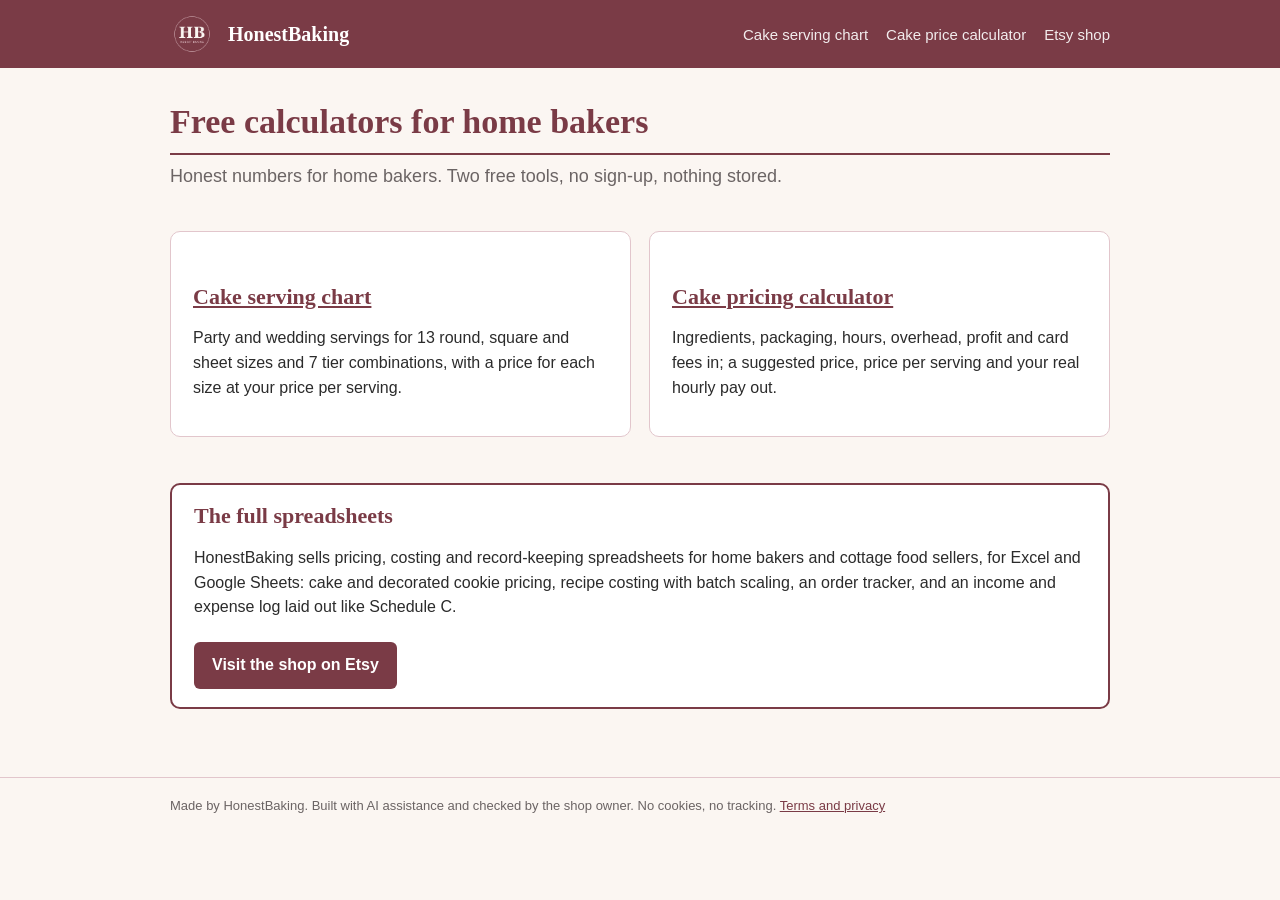
<file: index.html>
<!DOCTYPE html>
<html lang="en">
<head>
<meta charset="utf-8">
<meta name="viewport" content="width=device-width, initial-scale=1">
<title>Free Calculators for Home Bakers | HonestBaking</title>
<meta name="description" content="Free cake serving chart and cake pricing calculator for home bakers and cottage food sellers, from the HonestBaking spreadsheet shop.">
<link rel="stylesheet" href="assets/style.css">
<link rel="icon" href="assets/logo.png">
</head>
<body>
<header class="site"><div class="wrap">
  <img src="assets/logo.png" alt="HonestBaking logo"><a href="index.html">HonestBaking</a>
  <nav><a href="cake-serving-chart.html">Cake serving chart</a><a href="cake-price-calculator.html">Cake price calculator</a><a data-link="shop" href="https://honestbaking.etsy.com">Etsy shop</a></nav>
</div></header>

<main><div class="wrap">
<h1>Free calculators for home bakers</h1>
<p class="lead">Honest numbers for home bakers. Two free tools, no sign-up, nothing stored.</p>

<div class="grid">
  <div class="card">
    <h2><a href="cake-serving-chart.html">Cake serving chart</a></h2>
    <p>Party and wedding servings for 13 round, square and sheet sizes and 7 tier combinations, with a price for each size at your price per serving.</p>
  </div>
  <div class="card">
    <h2><a href="cake-price-calculator.html">Cake pricing calculator</a></h2>
    <p>Ingredients, packaging, hours, overhead, profit and card fees in; a suggested price, price per serving and your real hourly pay out.</p>
  </div>
</div>

<div class="cta">
  <h2>The full spreadsheets</h2>
  <p>HonestBaking sells pricing, costing and record-keeping spreadsheets for home bakers and cottage food sellers, for Excel and Google Sheets: cake and decorated cookie pricing, recipe costing with batch scaling, an order tracker, and an income and expense log laid out like Schedule C.</p>
  <a class="button" data-link="shop" href="https://honestbaking.etsy.com">Visit the shop on Etsy</a>
</div>
</div></main>

<footer><div class="wrap">Made by HonestBaking. Built with AI assistance and checked by the shop owner. No cookies, no tracking. <a href="terms.html">Terms and privacy</a></div></footer>
<script src="assets/links.js"></script>
</body>
</html>
</file>
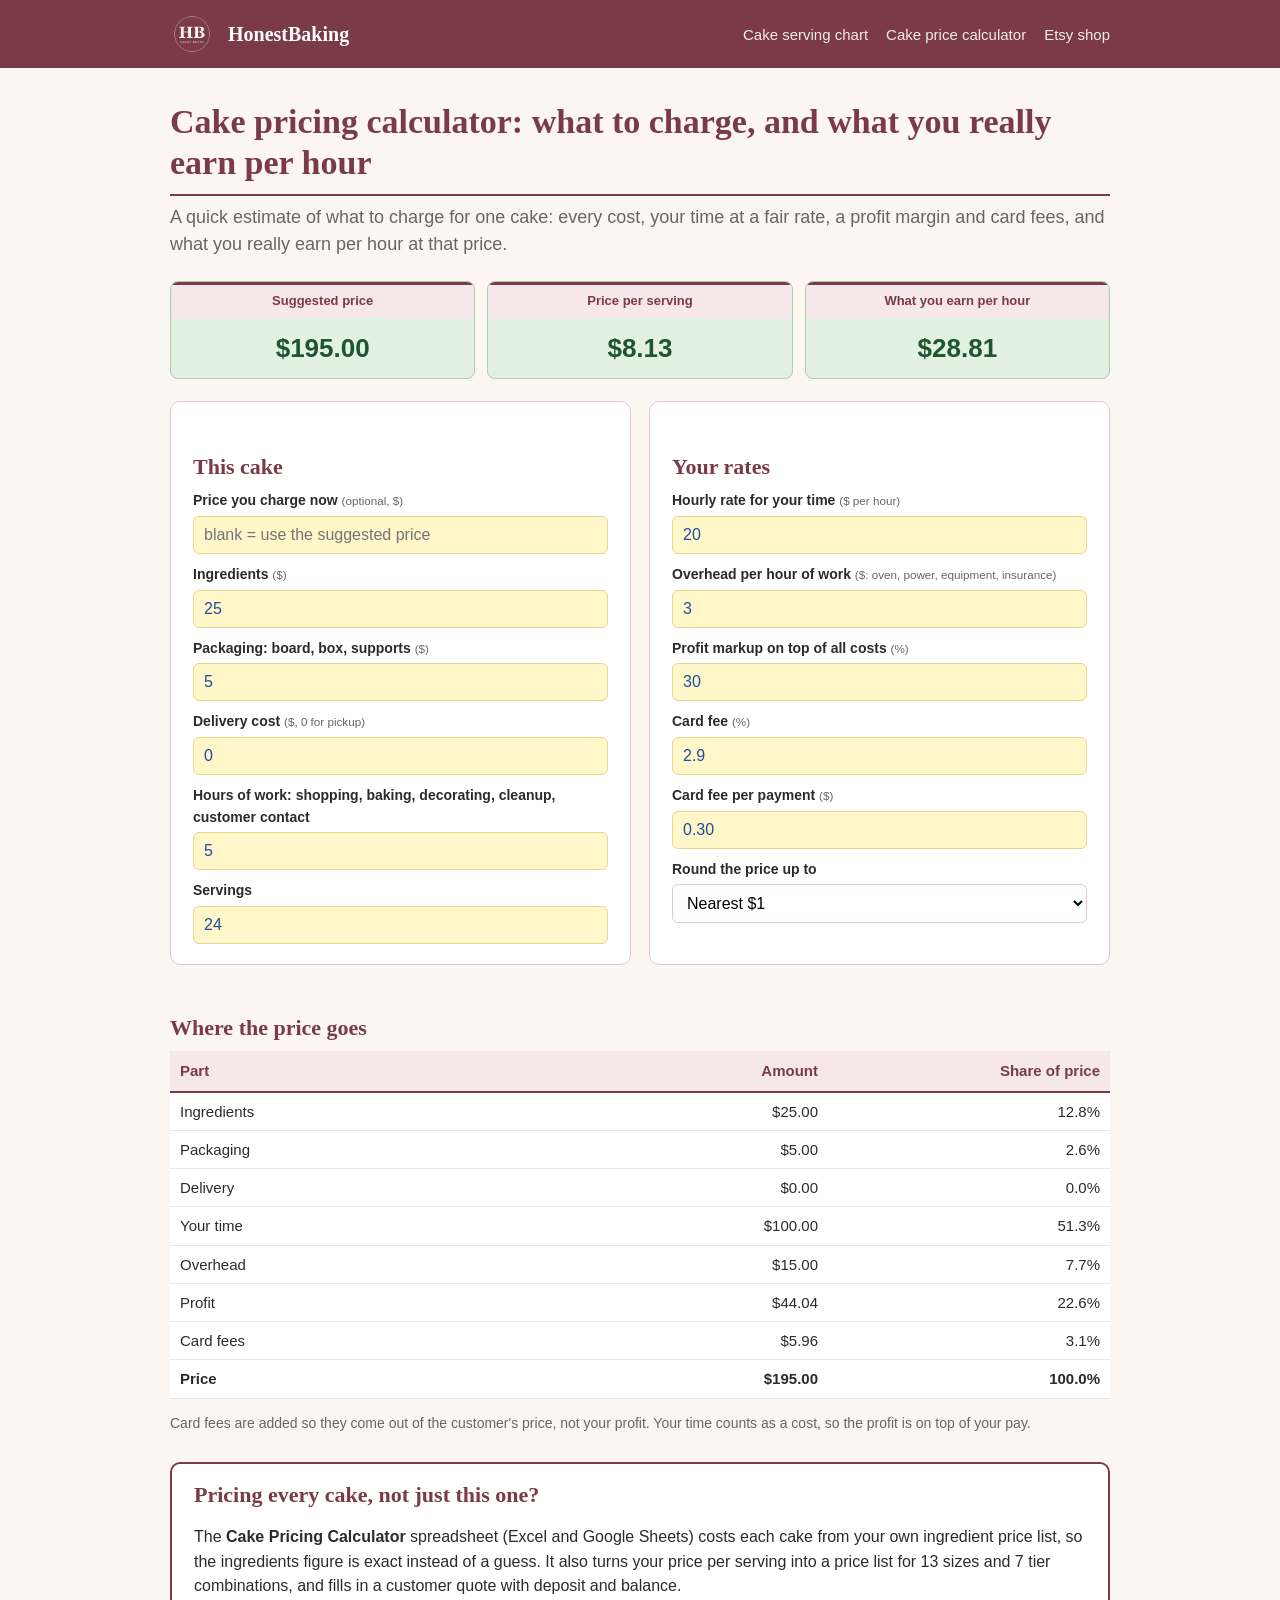
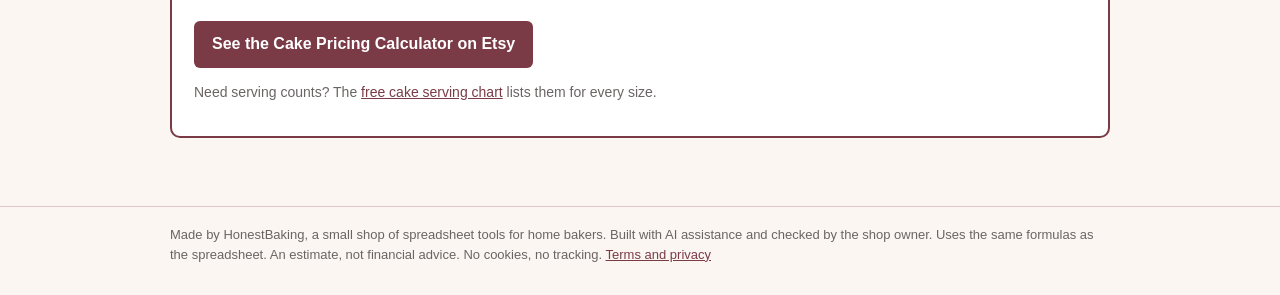
<file: cake-price-calculator.html>
<!DOCTYPE html>
<html lang="en">
<head>
<meta charset="utf-8">
<meta name="viewport" content="width=device-width, initial-scale=1">
<title>Cake Pricing Calculator: What to Charge and What You Really Earn per Hour (Free) | HonestBaking</title>
<meta name="description" content="Free cake pricing calculator for home bakers. Ingredients, packaging, your hours, overhead, profit and card fees in; a suggested price, price per serving and your real hourly pay out.">
<link rel="stylesheet" href="assets/style.css">
<link rel="icon" href="assets/logo.png">
</head>
<body>
<header class="site"><div class="wrap">
  <img src="assets/logo.png" alt="HonestBaking logo"><a href="index.html">HonestBaking</a>
  <nav><a href="cake-serving-chart.html">Cake serving chart</a><a href="cake-price-calculator.html">Cake price calculator</a><a data-link="shop" href="https://honestbaking.etsy.com">Etsy shop</a></nav>
</div></header>

<main><div class="wrap">
<h1>Cake pricing calculator: what to charge, and what you really earn per hour</h1>
<p class="lead">A quick estimate of what to charge for one cake: every cost, your time at a fair rate, a profit margin and card fees, and what you really earn per hour at that price.</p>

<div class="tiles" aria-live="polite">
  <div class="tile"><div class="k">Suggested price</div><div class="v" id="t-price">-</div></div>
  <div class="tile"><div class="k" id="k-serving">Price per serving</div><div class="v" id="t-serving">-</div></div>
  <div class="tile"><div class="k" id="k-hour">What you earn per hour</div><div class="v" id="t-hour">-</div></div>
</div>

<div class="grid">
  <div class="card">
    <h2>This cake</h2>
    <label for="ownPrice">Price you charge now <small>(optional, $)</small></label><input id="ownPrice" type="number" min="0" step="1" inputmode="decimal" placeholder="blank = use the suggested price">
    <label for="ingredients">Ingredients <small>($)</small></label><input id="ingredients" type="number" min="0" step="0.01" inputmode="decimal" value="25">
    <label for="packaging">Packaging: board, box, supports <small>($)</small></label><input id="packaging" type="number" min="0" step="0.01" inputmode="decimal" value="5">
    <label for="delivery">Delivery cost <small>($, 0 for pickup)</small></label><input id="delivery" type="number" min="0" step="0.01" inputmode="decimal" value="0">
    <label for="hours">Hours of work: shopping, baking, decorating, cleanup, customer contact</label><input id="hours" type="number" min="0" step="0.25" inputmode="decimal" value="5">
    <label for="servings">Servings</label><input id="servings" type="number" min="0" step="1" inputmode="numeric" value="24">
  </div>
  <div class="card">
    <h2>Your rates</h2>
    <label for="rate">Hourly rate for your time <small>($ per hour)</small></label><input id="rate" type="number" min="0" step="0.5" inputmode="decimal" value="20">
    <label for="overhead">Overhead per hour of work <small>($: oven, power, equipment, insurance)</small></label><input id="overhead" type="number" min="0" step="0.25" inputmode="decimal" value="3">
    <label for="markup">Profit markup on top of all costs <small>(%)</small></label><input id="markup" type="number" min="0" step="1" inputmode="decimal" value="30">
    <label for="feePct">Card fee <small>(%)</small></label><input id="feePct" type="number" min="0" max="50" step="0.1" inputmode="decimal" value="2.9">
    <label for="feeFixed">Card fee per payment <small>($)</small></label><input id="feeFixed" type="number" min="0" step="0.01" inputmode="decimal" value="0.30">
    <label for="roundTo">Round the price up to</label>
    <select id="roundTo"><option value="0">No rounding</option><option value="1" selected>Nearest $1</option><option value="5">Nearest $5</option><option value="10">Nearest $10</option></select>
  </div>
</div>

<h2>Where the price goes</h2>
<table class="breakdown">
  <thead><tr><th>Part</th><th class="num">Amount</th><th class="num">Share of price</th></tr></thead>
  <tbody id="parts"></tbody>
</table>
<p class="note">Card fees are added so they come out of the customer's price, not your profit. Your time counts as a cost, so the profit is on top of your pay.</p>

<div class="cta">
  <h2>Pricing every cake, not just this one?</h2>
  <p>The <strong>Cake Pricing Calculator</strong> spreadsheet (Excel and Google Sheets) costs each cake from your own ingredient price list, so the ingredients figure is exact instead of a guess. It also turns your price per serving into a price list for 13 sizes and 7 tier combinations, and fills in a customer quote with deposit and balance.</p>
  <a class="button" data-link="cake" href="https://honestbaking.etsy.com/listing/4621884387/cake-pricing-calculator-and-serving">See the Cake Pricing Calculator on Etsy</a>
  <p class="note">Need serving counts? The <a href="cake-serving-chart.html">free cake serving chart</a> lists them for every size.</p>
</div>
</div></main>

<footer><div class="wrap">Made by HonestBaking, a small shop of spreadsheet tools for home bakers. Built with AI assistance and checked by the shop owner. Uses the same formulas as the spreadsheet. An estimate, not financial advice. No cookies, no tracking. <a href="terms.html">Terms and privacy</a></div></footer>

<script src="assets/calc.js"></script>
<script src="assets/links.js"></script>
<script>
(function () {
  var ids = ["ingredients", "packaging", "delivery", "hours", "servings", "ownPrice", "rate", "overhead", "markup", "feePct", "feeFixed", "roundTo"];
  var v = function (id) { var x = parseFloat(document.getElementById(id).value); return isFinite(x) && x > 0 ? x : 0; };
  function draw() {
    var i = { ingredients: v("ingredients"), packaging: v("packaging"), delivery: v("delivery"), hours: v("hours"),
              servings: v("servings"), ownPrice: v("ownPrice"), rate: v("rate"), overhead: v("overhead"),
              markup: v("markup") / 100, feePct: Math.min(v("feePct"), 50) / 100, feeFixed: v("feeFixed"), roundTo: v("roundTo") };
    var r = HB.cakePrice(i);
    var own = i.ownPrice > 0;   // the first tile is always the suggested price; the other two are at the price in use
    document.getElementById("t-price").textContent = HB.money(r.suggested);
    document.getElementById("k-serving").textContent = own ? "Per serving at your price" : "Price per serving";
    document.getElementById("k-hour").textContent = own ? "What you earn per hour at your price" : "What you earn per hour";
    document.getElementById("t-serving").textContent = r.perServing === null ? "-" : HB.money(r.perServing);
    document.getElementById("t-hour").textContent = r.perHour === null ? "-" : HB.money(r.perHour);
    var parts = [["Ingredients", i.ingredients], ["Packaging", i.packaging], ["Delivery", i.delivery], ["Your time", r.time],
                 ["Overhead", r.overhead], ["Profit", r.profit], ["Card fees", r.fees]];
    // show whole cents that add up to the price: every part rounded, profit shown as the remainder
    var cents = function (x) { return Math.round(x * 100 + 1e-7) / 100; }, others = 0;
    parts.forEach(function (p, k) { if (k !== 5) { p[1] = cents(p[1]); others += p[1]; } });
    parts[5][1] = cents(r.price - others);
    var tb = document.getElementById("parts");
    tb.innerHTML = "";
    parts.concat([[own ? "Your price" : "Price", r.price]]).forEach(function (p, k) {
      var tr = document.createElement("tr");
      if (k === parts.length) tr.style.fontWeight = "bold";
      [p[0], HB.money(p[1]), r.price > 0 ? (p[1] / r.price * 100).toFixed(1) + "%" : "-"].forEach(function (c, j) {
        var td = document.createElement("td"); td.textContent = c; if (j) td.className = "num"; tr.appendChild(td);
      });
      tb.appendChild(tr);
    });
  }
  ids.forEach(function (id) { document.getElementById(id).addEventListener("input", draw); });
  draw();
})();
</script>
</body>
</html>
</file>
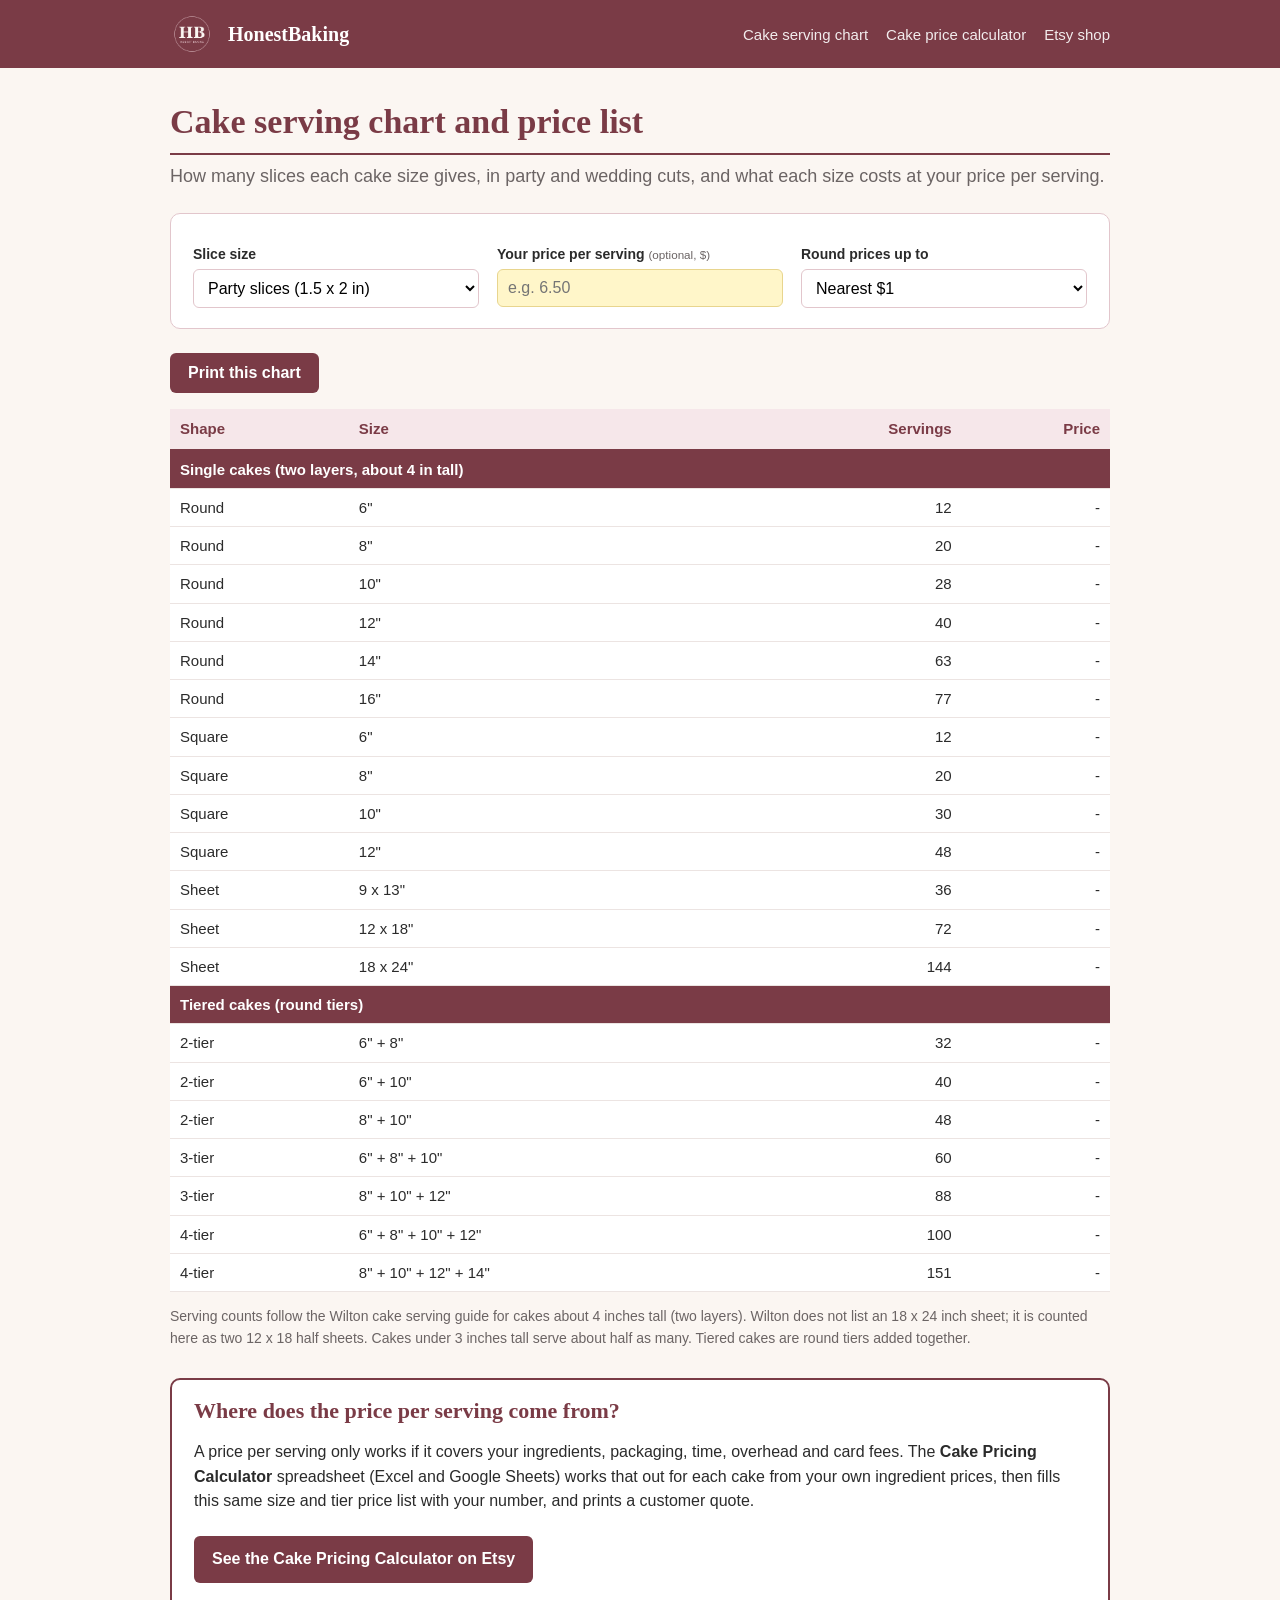
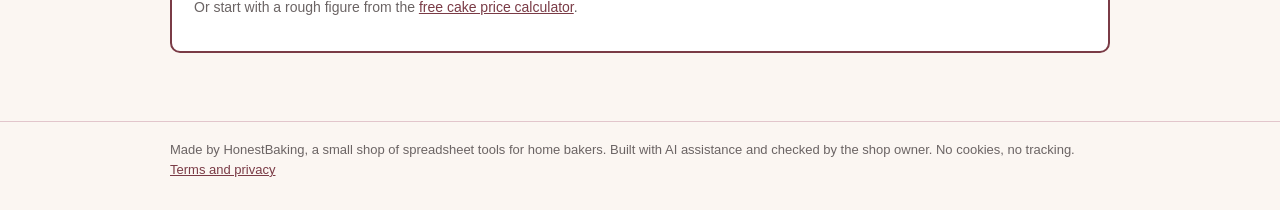
<file: cake-serving-chart.html>
<!DOCTYPE html>
<html lang="en">
<head>
<meta charset="utf-8">
<meta name="viewport" content="width=device-width, initial-scale=1">
<title>Cake Serving Chart and Price Calculator (Free) | HonestBaking</title>
<meta name="description" content="Free cake serving chart for round, square, sheet and tiered cakes, party and wedding slices. Add your price per serving to get a price for every size.">
<link rel="stylesheet" href="assets/style.css">
<link rel="icon" href="assets/logo.png">
</head>
<body>
<header class="site"><div class="wrap">
  <img src="assets/logo.png" alt="HonestBaking logo"><a href="index.html">HonestBaking</a>
  <nav><a href="cake-serving-chart.html">Cake serving chart</a><a href="cake-price-calculator.html">Cake price calculator</a><a data-link="shop" href="https://honestbaking.etsy.com">Etsy shop</a></nav>
</div></header>

<main><div class="wrap">
<h1>Cake serving chart and price list</h1>
<p class="lead">How many slices each cake size gives, in party and wedding cuts, and what each size costs at your price per serving.</p>

<div class="card grid">
  <div>
    <label for="cut">Slice size</label>
    <select id="cut">
      <option value="party">Party slices (1.5 x 2 in)</option>
      <option value="wedding">Wedding slices (1 x 2 in)</option>
    </select>
  </div>
  <div>
    <label for="pps">Your price per serving <small>(optional, $)</small></label>
    <input id="pps" type="number" min="0" step="0.05" inputmode="decimal" placeholder="e.g. 6.50">
  </div>
  <div>
    <label for="round">Round prices up to</label>
    <select id="round">
      <option value="0">No rounding</option>
      <option value="1" selected>Nearest $1</option>
      <option value="5">Nearest $5</option>
    </select>
  </div>
</div>

<p><button type="button" class="button" onclick="window.print()">Print this chart</button></p>
<table id="chart" aria-describedby="chart-note">
  <thead><tr><th>Shape</th><th>Size</th><th class="num">Servings</th><th class="num">Price</th></tr></thead>
  <tbody></tbody>
</table>
<p class="note" id="chart-note">Serving counts follow the Wilton cake serving guide for cakes about 4 inches tall (two layers). Wilton does not list an 18 x 24 inch sheet; it is counted here as two 12 x 18 half sheets. Cakes under 3 inches tall serve about half as many. Tiered cakes are round tiers added together.</p>

<div class="cta">
  <h2>Where does the price per serving come from?</h2>
  <p>A price per serving only works if it covers your ingredients, packaging, time, overhead and card fees. The <strong>Cake Pricing Calculator</strong> spreadsheet (Excel and Google Sheets) works that out for each cake from your own ingredient prices, then fills this same size and tier price list with your number, and prints a customer quote.</p>
  <a class="button" data-link="cake" href="https://honestbaking.etsy.com/listing/4621884387/cake-pricing-calculator-and-serving">See the Cake Pricing Calculator on Etsy</a>
  <p class="note">Or start with a rough figure from the <a href="cake-price-calculator.html">free cake price calculator</a>.</p>
</div>
</div></main>

<footer><div class="wrap">Made by HonestBaking, a small shop of spreadsheet tools for home bakers. Built with AI assistance and checked by the shop owner. No cookies, no tracking. <a href="terms.html">Terms and privacy</a></div></footer>

<script src="assets/servings.js"></script>
<script src="assets/calc.js"></script>
<script src="assets/links.js"></script>
<script>
(function () {
  var body = document.querySelector("#chart tbody");
  function row(cells, cls) {
    var tr = document.createElement("tr");
    if (cls) tr.className = cls;
    cells.forEach(function (c, i) {
      var td = document.createElement("td");
      td.textContent = c;
      if (i >= 2) td.className = "num";
      if (cls === "group") td.colSpan = 4;
      tr.appendChild(td);
    });
    body.appendChild(tr);
  }
  function draw() {
    var cut = document.getElementById("cut").value;
    var pps = parseFloat(document.getElementById("pps").value);
    var step = parseFloat(document.getElementById("round").value);
    var price = function (n) { return pps > 0 ? HB.money(HB.roundUp(n * pps, step)) : "-"; };
    body.innerHTML = "";
    row(["Single cakes (two layers, about 4 in tall)"], "group");
    SERVINGS.singles.forEach(function (s) { row([s.kind, s.size, String(s[cut]), price(s[cut])]); });
    row(["Tiered cakes (round tiers)"], "group");
    SERVINGS.tiers.forEach(function (t) { row([t.kind, t.size, String(t[cut]), price(t[cut])]); });
  }
  ["cut", "pps", "round"].forEach(function (id) { document.getElementById(id).addEventListener("input", draw); });
  draw();
})();
</script>
</body>
</html>
</file>
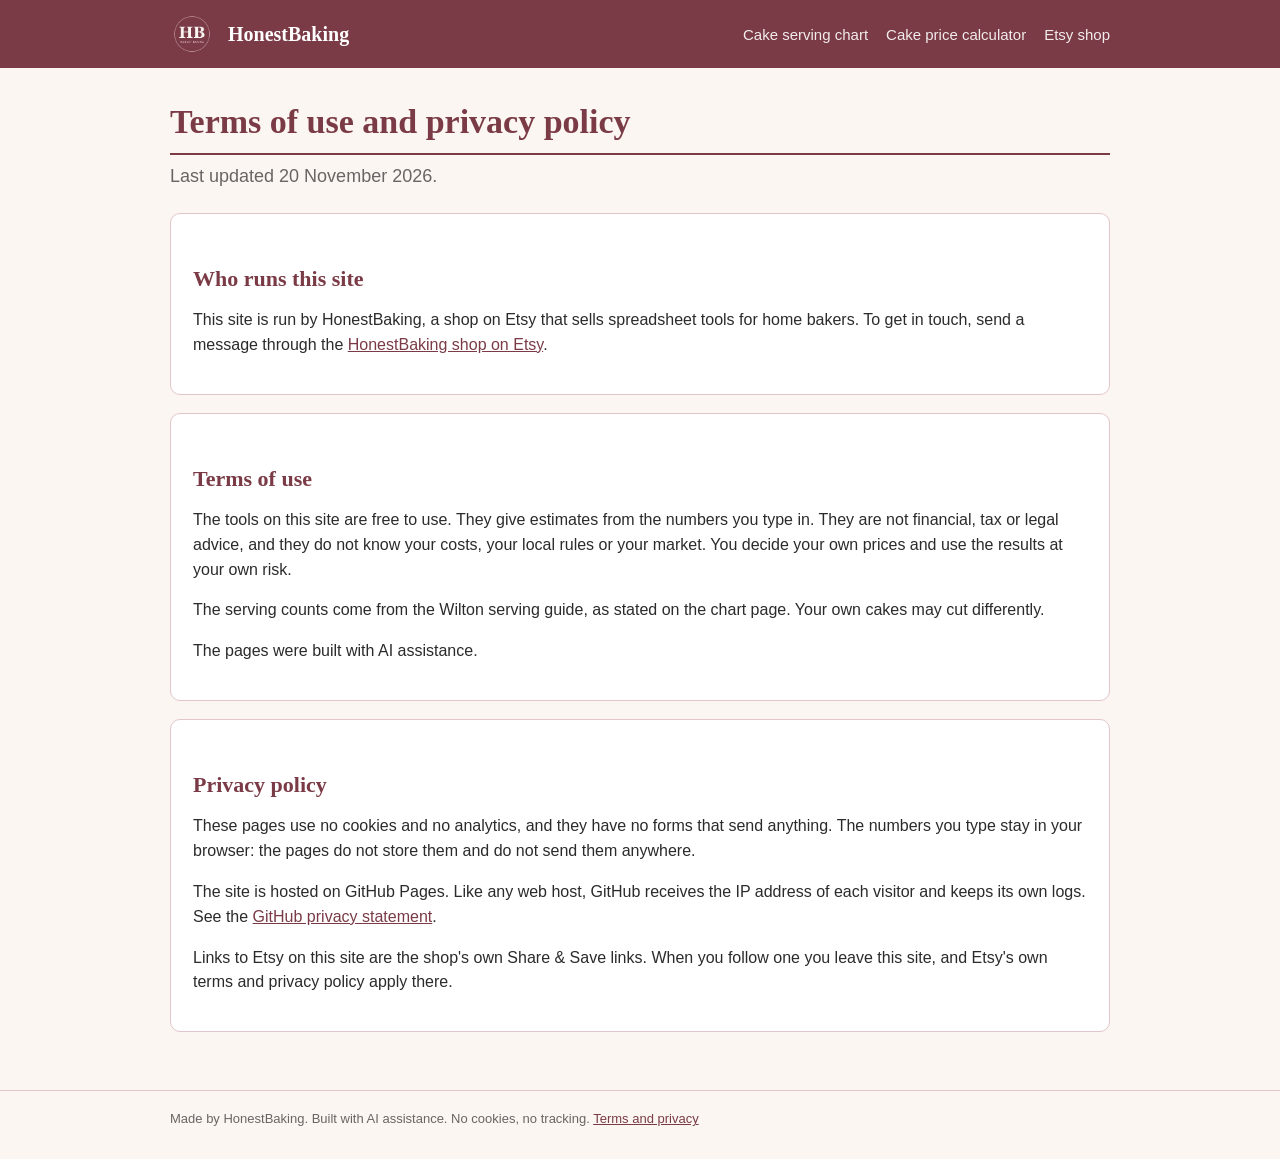
<file: terms.html>
<!DOCTYPE html>
<html lang="en">
<head>
<meta charset="utf-8">
<meta name="viewport" content="width=device-width, initial-scale=1">
<title>Terms of Use and Privacy | HonestBaking</title>
<meta name="description" content="Terms of use and privacy policy for the free HonestBaking tools for home bakers.">
<link rel="stylesheet" href="assets/style.css">
<link rel="icon" href="assets/logo.png">
</head>
<body>
<header class="site"><div class="wrap">
  <img src="assets/logo.png" alt="HonestBaking logo"><a href="index.html">HonestBaking</a>
  <nav><a href="cake-serving-chart.html">Cake serving chart</a><a href="cake-price-calculator.html">Cake price calculator</a><a data-link="shop" href="https://honestbaking.etsy.com">Etsy shop</a></nav>
</div></header>

<main><div class="wrap">
<h1>Terms of use and privacy policy</h1>
<p class="lead">Last updated 20 November 2026.</p>

<div class="card">
  <h2>Who runs this site</h2>
  <p>This site is run by HonestBaking, a shop on Etsy that sells spreadsheet tools for home bakers. To get in touch, send a message through the <a data-link="shop" href="https://honestbaking.etsy.com">HonestBaking shop on Etsy</a>.</p>
</div>

<div class="card">
  <h2>Terms of use</h2>
  <p>The tools on this site are free to use. They give estimates from the numbers you type in. They are not financial, tax or legal advice, and they do not know your costs, your local rules or your market. You decide your own prices and use the results at your own risk.</p>
  <p>The serving counts come from the Wilton serving guide, as stated on the chart page. Your own cakes may cut differently.</p>
  <p>The pages were built with AI assistance.</p>
</div>

<div class="card">
  <h2>Privacy policy</h2>
  <p>These pages use no cookies and no analytics, and they have no forms that send anything. The numbers you type stay in your browser: the pages do not store them and do not send them anywhere.</p>
  <p>The site is hosted on GitHub Pages. Like any web host, GitHub receives the IP address of each visitor and keeps its own logs. See the <a href="https://docs.github.com/en/site-policy/privacy-policies/github-general-privacy-statement">GitHub privacy statement</a>.</p>
  <p>Links to Etsy on this site are the shop's own Share &amp; Save links. When you follow one you leave this site, and Etsy's own terms and privacy policy apply there.</p>
</div>
</div></main>

<footer><div class="wrap">Made by HonestBaking. Built with AI assistance. No cookies, no tracking. <a href="terms.html">Terms and privacy</a></div></footer>

<script src="assets/links.js"></script>
</body>
</html>
</file>
<file: assets/style.css>
/* HonestBaking free tools: same colours as the spreadsheets (rose headers, yellow inputs, green results). */
:root {
  --rose: #7a3b46; --rose-light: #f6e7ea; --rose-line: #e2c6cc;
  --cream: #fbf6f2; --ink: #2b2b2b; --muted: #6b6464;
  --input: #fff6c9; --input-line: #e8d58e; --result: #e3f1e3; --result-line: #a8d0a8; --result-ink: #1e5631;
}
* { box-sizing: border-box; }
body { margin: 0; background: var(--cream); color: var(--ink); font: 16px/1.55 Arial, Helvetica, sans-serif; }
a { color: var(--rose); }
header.site { background: var(--rose); color: #fff; }
header.site .wrap { display: flex; align-items: center; gap: 14px; padding: 12px 20px; }
header.site img { width: 44px; height: 44px; border-radius: 50%; }
header.site a { color: #fff; text-decoration: none; font: bold 20px Georgia, serif; }
header.site nav { margin-left: auto; display: flex; gap: 18px; flex-wrap: wrap; }
header.site nav a { font: 15px Arial, sans-serif; opacity: .9; }
.wrap { max-width: 980px; margin: 0 auto; padding: 0 20px; }
main { padding: 28px 0 40px; }
h1, h2 { font-family: Georgia, "Times New Roman", serif; color: var(--rose); line-height: 1.2; }
h1 { font-size: 34px; margin: 6px 0 8px; border-bottom: 2px solid var(--rose); padding-bottom: 10px; }
h2 { font-size: 22px; margin: 32px 0 10px; }
.lead { font-size: 18px; color: var(--muted); margin: 0 0 22px; }
.card { background: #fff; border: 1px solid var(--rose-line); border-radius: 10px; padding: 20px 22px; margin: 18px 0; }
.grid { display: grid; grid-template-columns: repeat(auto-fit, minmax(260px, 1fr)); gap: 18px; }
label { display: block; font-weight: bold; font-size: 14px; margin: 10px 0 4px; }
label small { font-weight: normal; color: var(--muted); }
input, select { width: 100%; font: 16px Arial, sans-serif; padding: 9px 10px; border-radius: 6px; }
input { background: var(--input); border: 1px solid var(--input-line); color: #1f4e9c; }
select { background: #fff; border: 1px solid var(--rose-line); }
input:focus, select:focus { outline: 2px solid var(--rose); outline-offset: 1px; }
.tiles { display: grid; grid-template-columns: repeat(auto-fit, minmax(170px, 1fr)); gap: 12px; margin: 6px 0 4px; }
.tile { border: 1px solid var(--result-line); border-radius: 8px; overflow: hidden; background: var(--result); text-align: center; }
.tile .k { background: var(--rose-light); color: var(--rose); font-weight: bold; font-size: 13px; padding: 6px 4px; border-top: 3px solid var(--rose); }
.tile .v { color: var(--result-ink); font-weight: bold; font-size: 26px; padding: 10px 4px; }
table { width: 100%; border-collapse: collapse; background: #fff; font-size: 15px; }
th { background: var(--rose-light); color: var(--rose); text-align: left; padding: 8px 10px; border-bottom: 2px solid var(--rose); }
td { padding: 7px 10px; border-bottom: 1px solid #ece4e2; }
td.num, th.num { text-align: right; }
tr.group td { background: var(--rose); color: #fff; font-weight: bold; }
.breakdown td.num { width: 30%; }
.cta { background: #fff; border: 2px solid var(--rose); border-radius: 10px; padding: 18px 22px; margin: 28px 0; }
.cta h2 { margin-top: 0; }
.button { display: inline-block; background: var(--rose); color: #fff; text-decoration: none; font-weight: bold; padding: 11px 18px; border-radius: 6px; margin-top: 6px; }
.note { font-size: 14px; color: var(--muted); }
footer { border-top: 1px solid var(--rose-line); padding: 18px 0 30px; font-size: 13px; color: var(--muted); }
button.button { border: 0; cursor: pointer; font: bold 16px Arial, sans-serif; }
@media print {
  header.site, .cta, footer, button, .button, .lead { display: none; }
  body { background: #fff; font-size: 12px; }
  main { padding: 0; }
  h1 { font-size: 22px; }
  .card { border: 0; padding: 0; margin: 0 0 8px; }
  input, select { border: 0; background: none; padding: 0; color: #000; }
  table { font-size: 11px; }
  td, th { padding: 3px 6px; }
  tr.group td { background: #fff; color: var(--rose); border-bottom: 2px solid var(--rose); }
}
</file>
